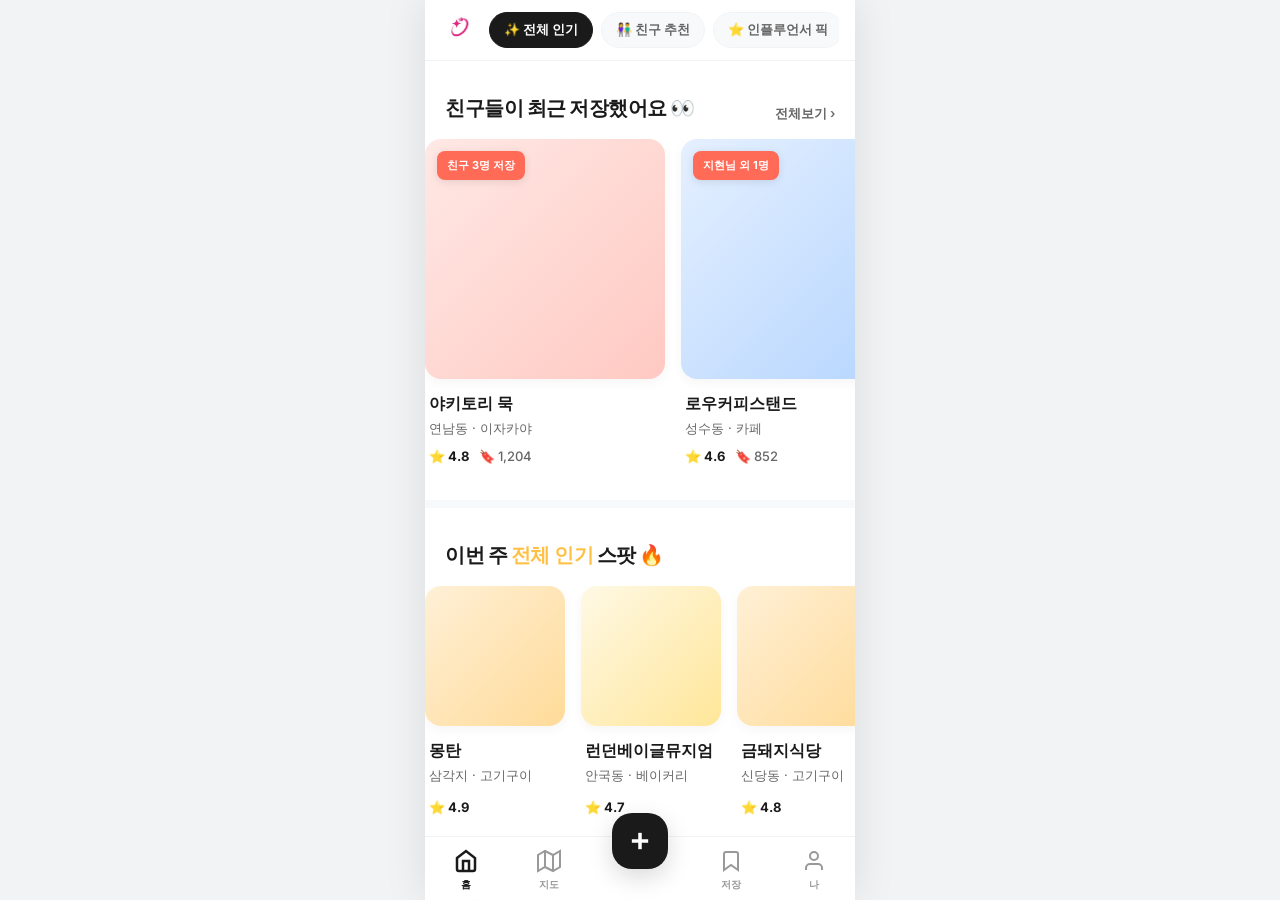
<file: home.html>
<!DOCTYPE html>
<html lang="ko">
<head>
    <meta charset="UTF-8">
    <meta name="viewport" content="width=device-width, initial-scale=1.0, viewport-fit=cover">
    <title>Near Pick | 홈</title>
    <link rel="stylesheet" href="css/reset.css">
    <link rel="stylesheet" href="css/main.css">
    <link rel="stylesheet" href="css/home.css">
    <link href="https://fonts.googleapis.com/css2?family=Inter:wght@400;500;600;700;800&display=swap" rel="stylesheet">
</head>
<body>
    <div class="app home-app">
        <!-- Sticky Header: Logo + Filter Chips -->
        <header class="home-header">
            <div class="home-header__row">
                <!-- Logo: Small, top-left -->
                <img src="images/logo.png" alt="Near Pick" class="home-logo">
                <!-- Filter Chips (same style as map screen) -->
                <div class="home-filter-scroll">
                    <button class="home-chip home-chip--active">✨ 전체 인기</button>
                    <button class="home-chip">👫 친구 추천</button>
                    <button class="home-chip">⭐ 인플루언서 픽</button>
                </div>
            </div>
        </header>

        <!-- Main Scrolling Content -->
        <main class="home-content">
            
            <!-- Section 1: Friend Recommendations -->
            <section class="feed-section">
                <div class="section-header">
                    <h2 class="section-title">친구들이 최근 저장했어요 <span class="emoji">👀</span></h2>
                    <a href="#" class="section-more">전체보기 <span>›</span></a>
                </div>
                <div class="horizontal-scroll">
                    <!-- Card 1 -->
                    <article class="feed-card feed-card--large">
                        <div class="card-image" style="background: linear-gradient(135deg, #FFE8E5, #FFC9C2);">
                            <div class="card-badge bg-friend">친구 3명 저장</div>
                        </div>
                        <div class="card-info">
                            <h3 class="card-title">야키토리 묵</h3>
                            <p class="card-meta">연남동 · 이자카야</p>
                            <div class="card-stats">
                                <span class="stat-star">⭐ 4.8</span>
                                <span class="stat-save">🔖 1,204</span>
                            </div>
                        </div>
                    </article>
                    
                    <!-- Card 2 -->
                    <article class="feed-card feed-card--large">
                        <div class="card-image" style="background: linear-gradient(135deg, #E5F0FF, #B3D4FF);">
                            <div class="card-badge bg-friend">지현님 외 1명</div>
                        </div>
                        <div class="card-info">
                            <h3 class="card-title">로우커피스탠드</h3>
                            <p class="card-meta">성수동 · 카페</p>
                            <div class="card-stats">
                                <span class="stat-star">⭐ 4.6</span>
                                <span class="stat-save">🔖 852</span>
                            </div>
                        </div>
                    </article>
                </div>
            </section>

            <!-- Section 2: Global Popular Places -->
            <section class="feed-section">
                <div class="section-header">
                    <h2 class="section-title">이번 주 <strong style="color:var(--color-popular-mango)">전체 인기</strong> 스팟 <span class="emoji">🔥</span></h2>
                </div>
                <div class="horizontal-scroll">
                    <!-- Standard Cards -->
                    <article class="feed-card feed-card--standard">
                        <div class="card-image" style="background: linear-gradient(135deg, #FFF0D6, #FFDB99);"></div>
                        <div class="card-info">
                            <h3 class="card-title">몽탄</h3>
                            <p class="card-meta">삼각지 · 고기구이</p>
                            <span class="stat-star">⭐ 4.9</span>
                        </div>
                    </article>
                    <article class="feed-card feed-card--standard">
                        <div class="card-image" style="background: linear-gradient(135deg, #FFF9E5, #FFE699);"></div>
                        <div class="card-info">
                            <h3 class="card-title">런던베이글뮤지엄</h3>
                            <p class="card-meta">안국동 · 베이커리</p>
                            <span class="stat-star">⭐ 4.7</span>
                        </div>
                    </article>
                    <article class="feed-card feed-card--standard">
                        <div class="card-image" style="background: linear-gradient(135deg, #FFF0D6, #FFDB99);"></div>
                        <div class="card-info">
                            <h3 class="card-title">금돼지식당</h3>
                            <p class="card-meta">신당동 · 고기구이</p>
                            <span class="stat-star">⭐ 4.8</span>
                        </div>
                    </article>
                </div>
            </section>

            <!-- Section 3: Trending Now -->
            <section class="feed-section feed-section--gray">
                <div class="section-header">
                    <h2 class="section-title">요즘 뜨고 있는 신상 장소 <span class="emoji">✨</span></h2>
                    <a href="#" class="section-more">더보기 <span>›</span></a>
                </div>
                <div class="vertical-list">
                    <!-- List Item -->
                    <article class="list-card">
                        <div class="list-card__image" style="background: linear-gradient(135deg, #E5FFE8, #B3FFBF);"></div>
                        <div class="list-card__info">
                            <h3 class="list-card__title">오브제 카페</h3>
                            <p class="list-card__meta">망원동 · 오픈 1주차</p>
                            <div class="list-card__tags">
                                <span class="tag">분위기 좋은</span>
                                <span class="tag">디저트</span>
                            </div>
                        </div>
                        <button class="btn-save-circle">
                            <svg width="20" height="20" viewBox="0 0 24 24" fill="none" stroke="currentColor" stroke-width="2">
                                <path d="M19 21l-7-5-7 5V5a2 2 0 0 1 2-2h10a2 2 0 0 1 2 2z"></path>
                            </svg>
                        </button>
                    </article>
                    
                    <article class="list-card">
                        <div class="list-card__image" style="background: linear-gradient(135deg, #F0E5FF, #D1B3FF);"></div>
                        <div class="list-card__info">
                            <h3 class="list-card__title">도산분식 청담점</h3>
                            <p class="list-card__meta">청담동 · 웨이팅 주의</p>
                            <div class="list-card__tags">
                                <span class="tag">레트로</span>
                                <span class="tag">분식</span>
                            </div>
                        </div>
                        <button class="btn-save-circle">
                            <svg width="20" height="20" viewBox="0 0 24 24" fill="none" stroke="currentColor" stroke-width="2">
                                <path d="M19 21l-7-5-7 5V5a2 2 0 0 1 2-2h10a2 2 0 0 1 2 2z"></path>
                            </svg>
                        </button>
                    </article>
                </div>
            </section>

            <!-- Padding for bottom nav -->
            <div class="bottom-spacer"></div>
        </main>

        <!-- New Bottom Navigation -->
        <nav class="bottom-tab-bar">
            <a href="home.html" class="tab-item tab-item--active">
                <svg class="tab-icon" viewBox="0 0 24 24" fill="none" stroke="currentColor" stroke-width="2">
                    <path d="M3 9l9-7 9 7v11a2 2 0 0 1-2 2H5a2 2 0 0 1-2-2z"></path>
                    <polyline points="9 22 9 12 15 12 15 22"></polyline>
                </svg>
                <span class="tab-label">홈</span>
            </a>
            <a href="index.html" class="tab-item">
                <svg class="tab-icon" viewBox="0 0 24 24" fill="none" stroke="currentColor" stroke-width="2">
                    <polygon points="1 6 1 22 8 18 16 22 23 18 23 2 16 6 8 2 1 6"></polygon>
                    <line x1="8" y1="2" x2="8" y2="18"></line>
                    <line x1="16" y1="6" x2="16" y2="22"></line>
                </svg>
                <span class="tab-label">지도</span>
            </a>
            
            <div class="tab-item tab-fab-container">
                <button class="tab-fab">
                    <svg width="28" height="28" viewBox="0 0 24 24" fill="none" stroke="currentColor" stroke-width="3">
                        <line x1="12" y1="5" x2="12" y2="19"></line>
                        <line x1="5" y1="12" x2="19" y2="12"></line>
                    </svg>
                </button>
            </div>

            <a href="list.html" class="tab-item">
                <svg class="tab-icon" viewBox="0 0 24 24" fill="none" stroke="currentColor" stroke-width="2">
                    <path d="M19 21l-7-5-7 5V5a2 2 0 0 1 2-2h10a2 2 0 0 1 2 2z"></path>
                </svg>
                <span class="tab-label">저장</span>
            </a>
            <a href="profile.html" class="tab-item">
                <svg class="tab-icon" viewBox="0 0 24 24" fill="none" stroke="currentColor" stroke-width="2">
                    <path d="M20 21v-2a4 4 0 0 0-4-4H8a4 4 0 0 0-4 4v2"></path>
                    <circle cx="12" cy="7" r="4"></circle>
                </svg>
                <span class="tab-label">나</span>
            </a>
        </nav>
    </div>
</body>
</html>
</file>
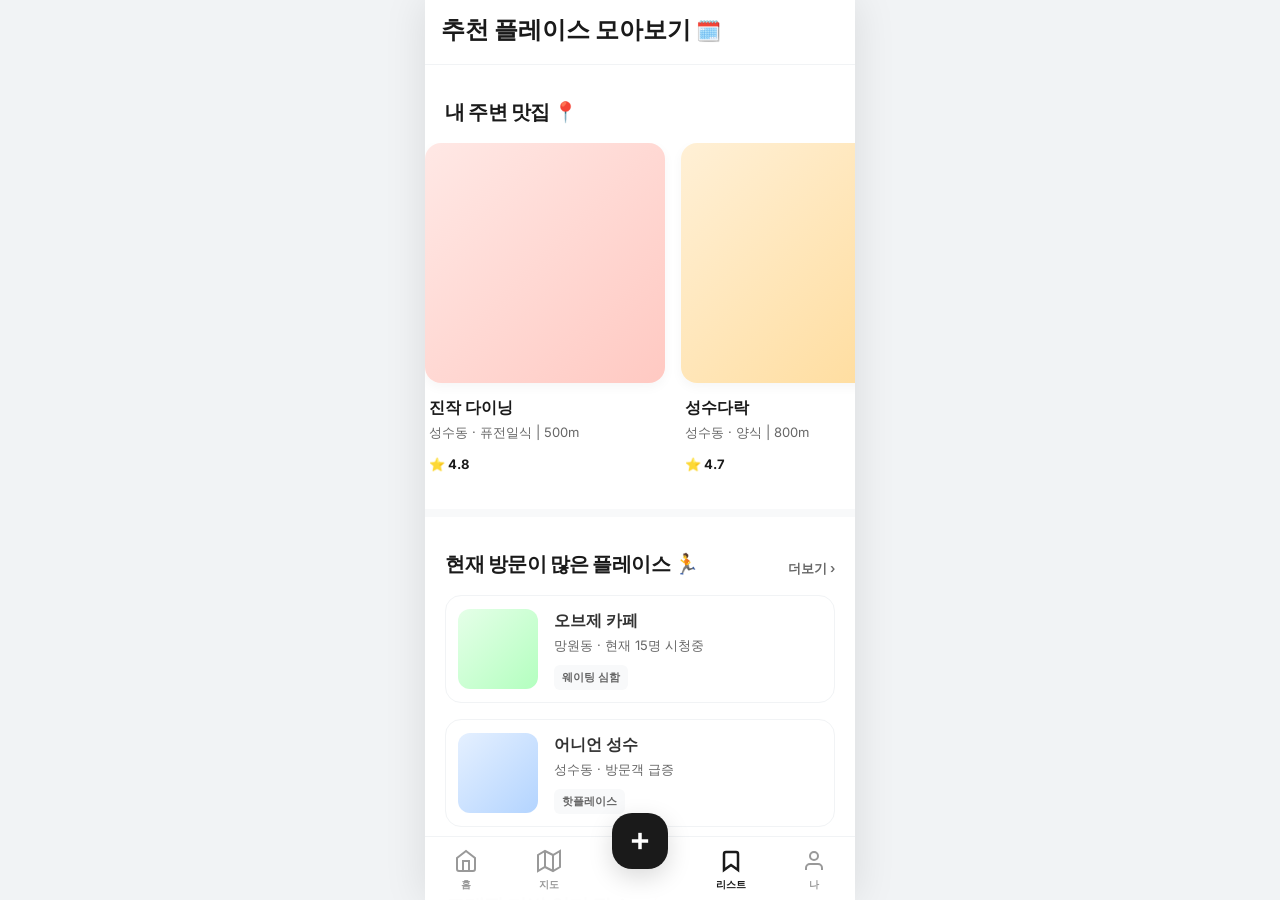
<file: list.html>
<!DOCTYPE html>
<html lang="ko">
<head>
    <meta charset="UTF-8">
    <meta name="viewport" content="width=device-width, initial-scale=1.0, viewport-fit=cover">
    <title>Near Pick | 리스트</title>
    <link rel="stylesheet" href="css/reset.css">
    <link rel="stylesheet" href="css/main.css">
    <link rel="stylesheet" href="css/home.css"> <!-- Reusing Feed UI styles -->
    <link href="https://fonts.googleapis.com/css2?family=Inter:wght@400;500;600;700;800&display=swap" rel="stylesheet">
</head>
<body>
    <div class="app home-app">
        <!-- Simple Header -->
        <header class="home-header" style="border-bottom: 1px solid var(--border-color); padding-bottom: 16px;">
            <h1 style="font-size: 24px; font-weight: 800; color: var(--text-main);">추천 플레이스 모아보기 <span style="font-size: 20px;">🗓️</span></h1>
        </header>

        <!-- Main Scrolling Content using vertical feed blocks -->
        <main class="home-content">
            
            <!-- Section 1: Nearby Places -->
            <section class="feed-section">
                <div class="section-header">
                    <h2 class="section-title">내 주변 맛집 <span class="emoji">📍</span></h2>
                </div>
                <div class="horizontal-scroll">
                    <article class="feed-card feed-card--large">
                        <div class="card-image" style="background: linear-gradient(135deg, #FFE8E5, #FFC9C2);"></div>
                        <div class="card-info">
                            <h3 class="card-title">진작 다이닝</h3>
                            <p class="card-meta">성수동 · 퓨전일식 | 500m</p>
                            <span class="stat-star">⭐ 4.8</span>
                        </div>
                    </article>
                    <article class="feed-card feed-card--large">
                        <div class="card-image" style="background: linear-gradient(135deg, #FFF0D6, #FFDB99);"></div>
                        <div class="card-info">
                            <h3 class="card-title">성수다락</h3>
                            <p class="card-meta">성수동 · 양식 | 800m</p>
                            <span class="stat-star">⭐ 4.7</span>
                        </div>
                    </article>
                </div>
            </section>

            <!-- Section 2: High Foot-Traffic -->
            <section class="feed-section">
                <div class="section-header">
                    <h2 class="section-title">현재 방문이 많은 플레이스 <span class="emoji">🏃</span></h2>
                    <a href="#" class="section-more">더보기 <span>›</span></a>
                </div>
                <div class="vertical-list">
                    <article class="list-card">
                        <div class="list-card__image" style="background: linear-gradient(135deg, #E5FFE8, #B3FFBF);">
                        </div>
                        <div class="list-card__info">
                            <h3 class="list-card__title">오브제 카페</h3>
                            <p class="list-card__meta">망원동 · 현재 15명 시청중</p>
                            <div class="list-card__tags">
                                <span class="tag">웨이팅 심함</span>
                            </div>
                        </div>
                    </article>
                    <article class="list-card">
                        <div class="list-card__image" style="background: linear-gradient(135deg, #E5F0FF, #B3D4FF);">
                        </div>
                        <div class="list-card__info">
                            <h3 class="list-card__title">어니언 성수</h3>
                            <p class="list-card__meta">성수동 · 방문객 급증</p>
                            <div class="list-card__tags">
                                <span class="tag">핫플레이스</span>
                            </div>
                        </div>
                    </article>
                </div>
            </section>

             <!-- Section 3: Trending via Traffic -->
             <section class="feed-section">
                <div class="section-header">
                    <h2 class="section-title">트래픽 기반 인기 장소 <span class="emoji">📈</span></h2>
                </div>
                <div class="horizontal-scroll">
                    <article class="feed-card feed-card--standard">
                        <div class="card-image" style="background: linear-gradient(135deg, #FFF0D6, #FFDB99);"></div>
                        <div class="card-info">
                            <h3 class="card-title">몽탄</h3>
                            <p class="card-meta">삼각지 · 검색량 1위</p>
                        </div>
                    </article>
                    <article class="feed-card feed-card--standard">
                        <div class="card-image" style="background: linear-gradient(135deg, #FFF9E5, #FFE699);"></div>
                        <div class="card-info">
                            <h3 class="card-title">런던베이글</h3>
                            <p class="card-meta">안국동 · 트렌드 극상승</p>
                        </div>
                    </article>
                    <article class="feed-card feed-card--standard">
                        <div class="card-image" style="background: linear-gradient(135deg, #F0E5FF, #D1B3FF);"></div>
                        <div class="card-info">
                            <h3 class="card-title">노티드 도넛</h3>
                            <p class="card-meta">청담동 · 꾸준한 인기</p>
                        </div>
                    </article>
                </div>
            </section>

             <!-- Section 4: Personalized Recommendations -->
             <section class="feed-section feed-section--gray">
                <div class="section-header">
                    <h2 class="section-title">지우님을 위한 추천 가게 <span class="emoji">🎁</span></h2>
                </div>
                <div class="vertical-list">
                    <article class="list-card">
                        <div class="list-card__image" style="background: linear-gradient(135deg, #FFE8E5, #FFC9C2);"></div>
                        <div class="list-card__info">
                            <h3 class="list-card__title">카멜커피 7호점</h3>
                            <p class="list-card__meta">도산공원 · 취향 저격 98%</p>
                            <div class="list-card__tags">
                                <span class="tag">최근 조회한 곳과 비슷해요</span>
                            </div>
                        </div>
                        <button class="btn-save-circle">
                            <svg width="20" height="20" viewBox="0 0 24 24" fill="none" stroke="currentColor" stroke-width="2">
                                <path d="M19 21l-7-5-7 5V5a2 2 0 0 1 2-2h10a2 2 0 0 1 2 2z"></path>
                            </svg>
                        </button>
                    </article>
                </div>
            </section>

            <!-- Padding for bottom nav -->
            <div class="bottom-spacer"></div>
        </main>

        <!-- New Bottom Navigation -->
        <nav class="bottom-tab-bar">
            <a href="home.html" class="tab-item">
                <svg class="tab-icon" viewBox="0 0 24 24" fill="none" stroke="currentColor" stroke-width="2">
                    <path d="M3 9l9-7 9 7v11a2 2 0 0 1-2 2H5a2 2 0 0 1-2-2z"></path>
                    <polyline points="9 22 9 12 15 12 15 22"></polyline>
                </svg>
                <span class="tab-label">홈</span>
            </a>
            <a href="index.html" class="tab-item">
                <svg class="tab-icon" viewBox="0 0 24 24" fill="none" stroke="currentColor" stroke-width="2">
                    <polygon points="1 6 1 22 8 18 16 22 23 18 23 2 16 6 8 2 1 6"></polygon>
                    <line x1="8" y1="2" x2="8" y2="18"></line>
                    <line x1="16" y1="6" x2="16" y2="22"></line>
                </svg>
                <span class="tab-label">지도</span>
            </a>
            
            <div class="tab-item tab-fab-container">
                <button class="tab-fab">
                    <svg width="28" height="28" viewBox="0 0 24 24" fill="none" stroke="currentColor" stroke-width="3">
                        <line x1="12" y1="5" x2="12" y2="19"></line>
                        <line x1="5" y1="12" x2="19" y2="12"></line>
                    </svg>
                </button>
            </div>

            <a href="list.html" class="tab-item tab-item--active">
                <svg class="tab-icon" viewBox="0 0 24 24" fill="none" stroke="currentColor" stroke-width="2.5">
                    <path d="M19 21l-7-5-7 5V5a2 2 0 0 1 2-2h10a2 2 0 0 1 2 2z"></path>
                </svg>
                <span class="tab-label">리스트</span>
            </a>
            <a href="profile.html" class="tab-item">
                <svg class="tab-icon" viewBox="0 0 24 24" fill="none" stroke="currentColor" stroke-width="2">
                    <path d="M20 21v-2a4 4 0 0 0-4-4H8a4 4 0 0 0-4 4v2"></path>
                    <circle cx="12" cy="7" r="4"></circle>
                </svg>
                <span class="tab-label">나</span>
            </a>
        </nav>
    </div>
</body>
</html>
</file>
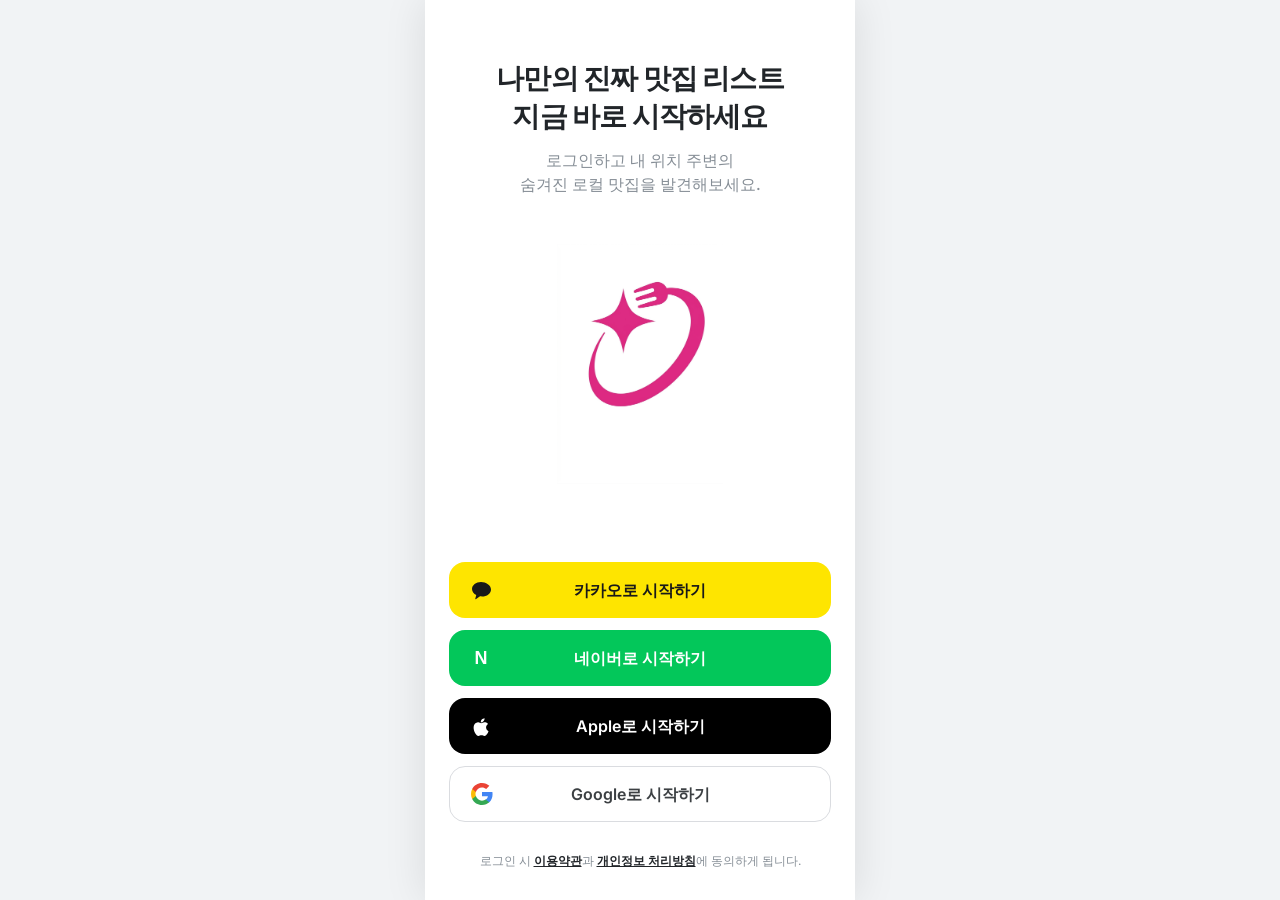
<file: login.html>
<!DOCTYPE html>
<html lang="ko">
<head>
    <meta charset="UTF-8">
    <meta name="viewport" content="width=device-width, initial-scale=1.0, viewport-fit=cover">
    <title>Near Pick | 로그인</title>
    <link rel="stylesheet" href="css/reset.css">
    <link rel="stylesheet" href="css/main.css">
    <link rel="stylesheet" href="css/login.css">
    <link href="https://fonts.googleapis.com/css2?family=Inter:wght@400;500;600;700;800&display=swap" rel="stylesheet">
</head>
<body>
    <div class="app login-app">
        <header class="login-header">
            <h1 class="login-title">
                나만의 진짜 맛집 리스트<br>지금 바로 시작하세요
            </h1>
            <p class="login-subtitle">로그인하고 내 위치 주변의<br>숨겨진 로컬 맛집을 발견해보세요.</p>
            <div class="logo-container">
                <img src="images/logo.png" alt="Near Pick Logo" class="app-logo">
            </div>
        </header>

        <main class="login-actions">
            <a href="index.html" class="sns-btn sns-btn--kakao">
                <svg class="sns-icon" viewBox="0 0 24 24" fill="currentColor">
                    <path d="M12 4c-4.97 0-9 3.185-9 7.115 0 2.557 1.707 4.8 4.269 5.968l-1.01 3.692c-.083.303.262.535.53.38l4.223-2.82c.646.103 1.313.16 1.988.16 4.97 0 9-3.185 9-7.115S16.97 4 12 4z"/>
                </svg>
                카카오로 시작하기
            </a>
            
            <a href="index.html" class="sns-btn sns-btn--naver">
                <div class="sns-icon sns-icon--naver-text">N</div>
                네이버로 시작하기
            </a>
            
            <a href="index.html" class="sns-btn sns-btn--apple">
                <svg class="sns-icon" viewBox="0 0 24 24" fill="currentColor">
                    <path d="M17.05 13.57c-.02-2.31 1.89-3.42 1.98-3.47-1.07-1.57-2.74-1.79-3.34-1.81-1.42-.14-2.77.84-3.51.84-.73 0-1.85-.82-3.03-.8-1.54.02-2.96.9-3.75 2.27-1.61 2.78-.41 6.9 1.15 9.16.76 1.11 1.68 2.35 2.89 2.31 1.16-.04 1.6-.74 3.01-.74 1.41 0 1.83.74 3.03.71 1.23-.02 2.02-1.12 2.78-2.23.88-1.28 1.24-2.52 1.26-2.59-.02-.01-2.43-.93-2.45-3.65zM14.62 7.12c.64-.77 1.07-1.85.95-2.92-1.01.04-2.14.63-2.79 1.4-.58.68-1.09 1.8-.95 2.85 1.11.09 2.14-.56 2.79-1.33z"/>
                </svg>
                Apple로 시작하기
            </a>

            <a href="index.html" class="sns-btn sns-btn--google">
                <svg class="sns-icon" viewBox="0 0 24 24" fill="currentColor">
                    <path d="M22.56 12.25c0-.78-.07-1.53-.2-2.25H12v4.26h5.92c-.26 1.37-1.04 2.53-2.21 3.31v2.77h3.57c2.08-1.92 3.28-4.74 3.28-8.09z" fill="#4285F4"/>
                    <path d="M12 23c2.97 0 5.46-.98 7.28-2.66l-3.57-2.77c-.98.66-2.23 1.06-3.71 1.06-2.86 0-5.29-1.93-6.16-4.53H2.18v2.84C3.99 20.53 7.7 23 12 23z" fill="#34A853"/>
                    <path d="M5.84 14.09c-.22-.66-.35-1.36-.35-2.09s.13-1.43.35-2.09V7.07H2.18C1.43 8.55 1 10.22 1 12s.43 3.45 1.18 4.93l2.85-2.22.81-.62z" fill="#FBBC05"/>
                    <path d="M12 5.38c1.62 0 3.06.56 4.21 1.64l3.15-3.15C17.45 2.09 14.97 1 12 1 7.7 1 3.99 3.47 2.18 7.07l3.66 2.84c.87-2.6 3.3-4.53 6.16-4.53z" fill="#EA4335"/>
                </svg>
                Google로 시작하기
            </a>
        </main>

        <footer class="login-footer">
            <p class="login-policy">
                로그인 시 <a href="#">이용약관</a>과 <a href="#">개인정보 처리방침</a>에 동의하게 됩니다.
            </p>
        </footer>
    </div>
</body>
</html>
</file>
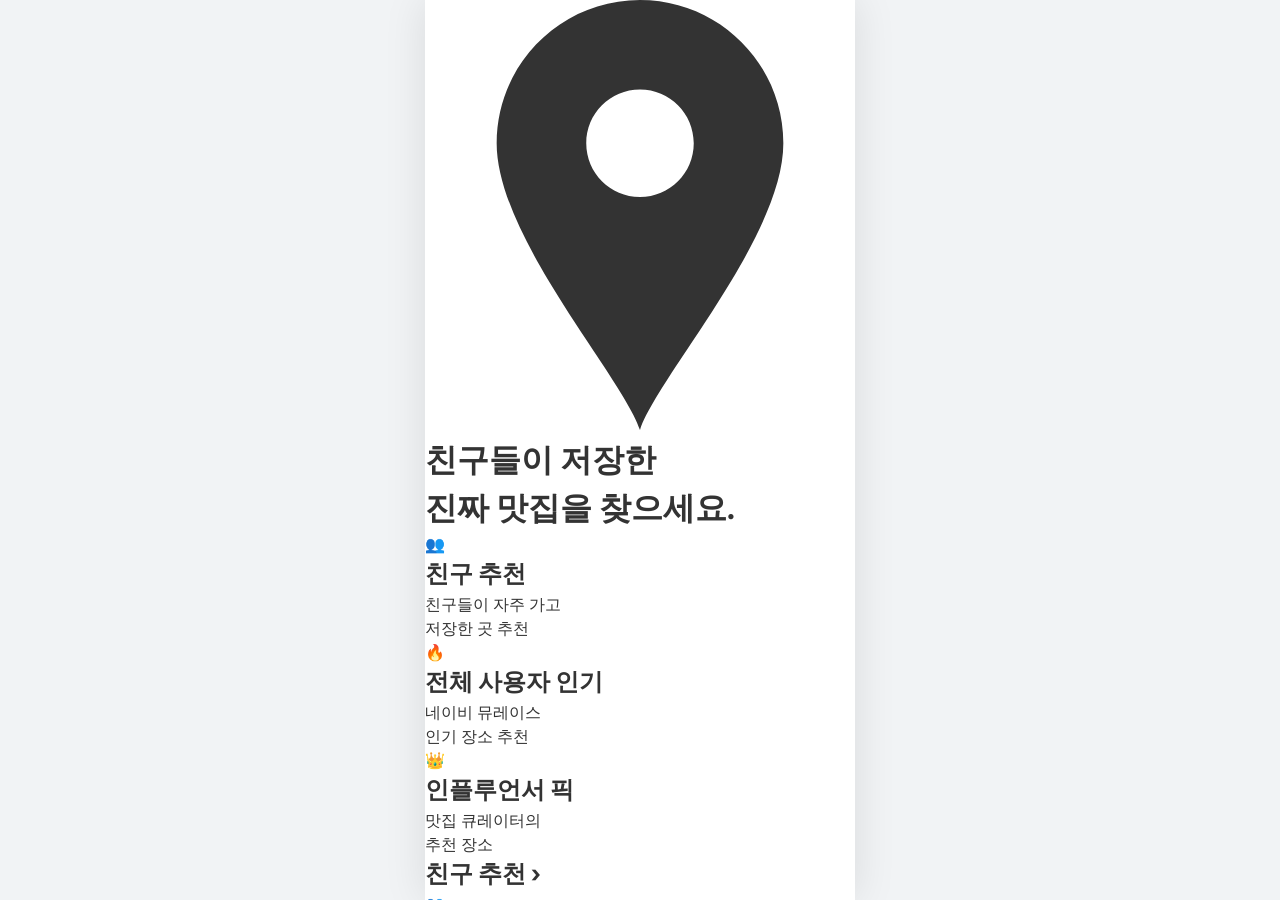
<file: Near Pick.html>
<!DOCTYPE html>
<html lang="ko">
<head>
    <meta charset="UTF-8">
    <meta name="viewport" content="width=device-width, initial-scale=1.0, viewport-fit=cover">
    <title>Near Pick | 온보딩</title>
    <link rel="stylesheet" href="css/reset.css">
    <link rel="stylesheet" href="css/main.css">
    <link rel="stylesheet" href="css/onboarding.css">
    <link href="https://fonts.googleapis.com/css2?family=Inter:wght@400;500;600;700;800&display=swap" rel="stylesheet">
</head>
<body>
    <div class="app onboarding">
        <header class="onboarding__header">
            <div class="onboarding__logo">
                <svg viewBox="0 0 24 24" fill="currentColor">
                    <path d="M12 0C7.58 0 4 3.58 4 8c0 5.25 7 13 8 16 1-3 8-10.75 8-16 0-4.42-3.58-8-8-8zm0 11c-1.66 0-3-1.34-3-3s1.34-3 3-3 3 1.34 3 3-1.34 3-3 3z"/>
                </svg>
            </div>
            <h1 class="onboarding__title">
                친구들이 저장한<br>진짜 맛집을 찾으세요.
            </h1>
        </header>

        <section class="onboarding__categories">
            <article class="onboarding-card">
                <span class="onboarding-card__icon" style="color: #69C28E;">👥</span>
                <h2 class="onboarding-card__title">친구 추천</h2>
                <p class="onboarding-card__desc">친구들이 자주 가고<br>저장한 곳 추천</p>
            </article>
            <article class="onboarding-card">
                <span class="onboarding-card__icon" style="color: #FF8F4D;">🔥</span>
                <h2 class="onboarding-card__title">전체 사용자 인기</h2>
                <p class="onboarding-card__desc">네이비 뮤레이스<br>인기 장소 추천</p>
            </article>
            <article class="onboarding-card">
                <span class="onboarding-card__icon" style="color: #FFC145;">👑</span>
                <h2 class="onboarding-card__title">인플루언서 픽</h2>
                <p class="onboarding-card__desc">맛집 큐레이터의<br>추천 장소</p>
            </article>
        </section>

        <div class="onboarding__indicators">
            <div class="indicator indicator--active"></div>
            <div class="indicator"></div>
            <div class="indicator"></div>
        </div>

        <section class="onboarding__preview">
            <div class="preview-box">
                <div class="preview-box__header">
                    <h2 class="preview-box__title">친구 추천 <span>›</span></h2>
                </div>
                <div class="preview-list">
                    <div class="preview-item">
                        <div class="preview-item__icon">👥</div>
                        <div class="preview-item__text">카페 3명 저장<br><small style="font-weight: 400; color: #888;">평점 카페</small></div>
                    </div>
                </div>
            </div>
        </section>

        <footer class="onboarding__footer">
            <a href="login.html" class="cta-button">시작하기</a>
            <div class="onboarding__indicators" style="margin-top: 20px; margin-bottom: 0;">
                <div class="indicator indicator--active"></div>
                <div class="indicator"></div>
                <div class="indicator"></div>
            </div>
        </footer>
    </div>
</body>
</html>
</file>
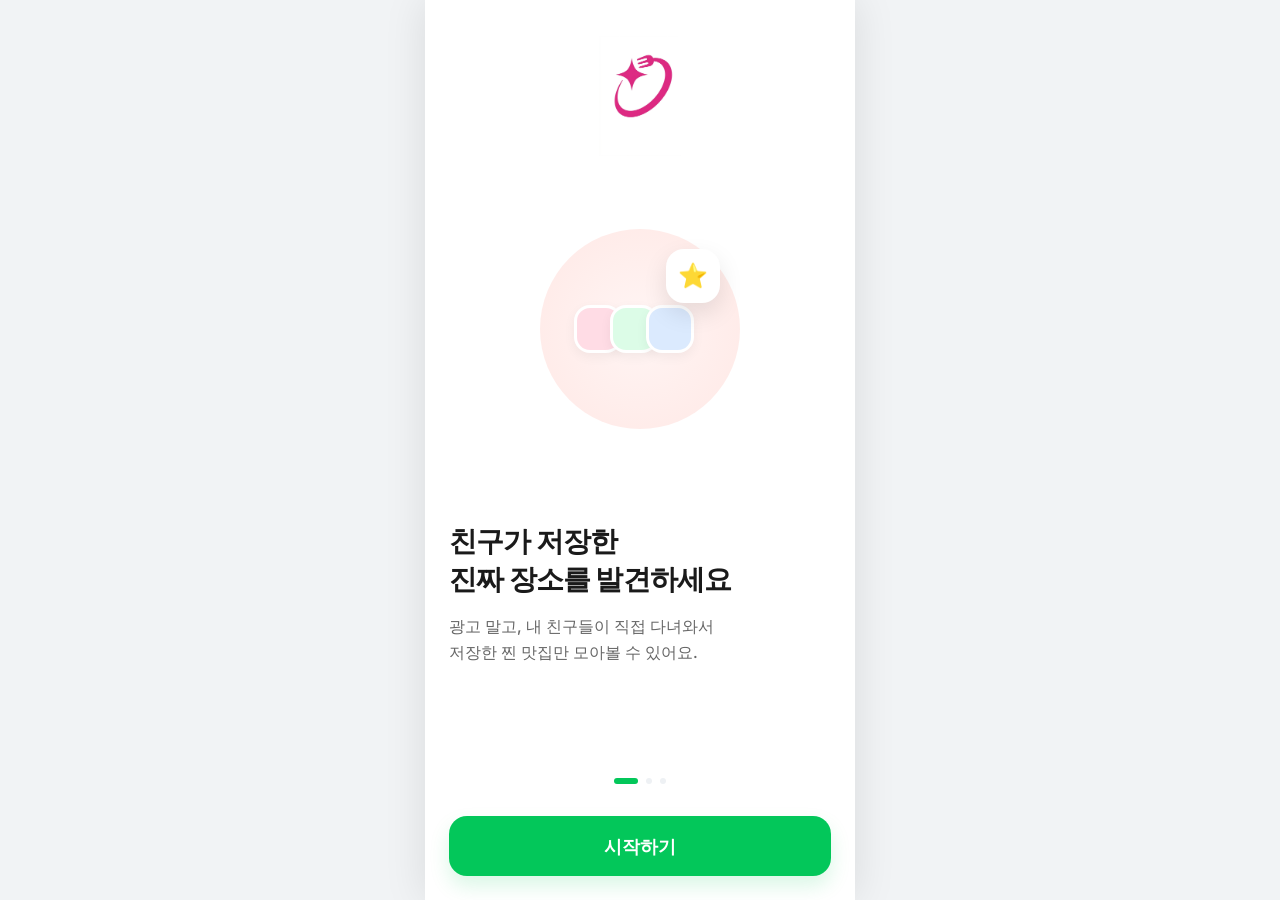
<file: onboarding.html>
<!DOCTYPE html>
<html lang="ko">
<head>
    <meta charset="UTF-8">
    <meta name="viewport" content="width=device-width, initial-scale=1.0, viewport-fit=cover">
    <title>Near Pick | 온보딩</title>
    <link rel="stylesheet" href="css/reset.css">
    <link rel="stylesheet" href="css/main.css">
    <link rel="stylesheet" href="css/onboarding.css">
    <link href="https://fonts.googleapis.com/css2?family=Inter:wght@400;500;600;700;800&display=swap" rel="stylesheet">
</head>
<body>
    <div class="app onboarding-app">
        <header class="onboarding-header">
            <div class="logo">
                <img src="images/logo.png" alt="Near Pick Logo" class="app-logo">
            </div>
        </header>

        <main class="onboarding-slider">
            <!-- Slide 1: Discover -->
            <section class="slide" id="slide1">
                <div class="slide__image">
                    <div class="graphic-circle graphic-circle--friend">
                        <div class="avatar-stack">
                            <div class="avatar"></div>
                            <div class="avatar"></div>
                            <div class="avatar"></div>
                        </div>
                        <div class="floating-pin">⭐</div>
                    </div>
                </div>
                <div class="slide__content">
                    <h1 class="slide__title">친구가 저장한<br>진짜 장소를 발견하세요</h1>
                    <p class="slide__desc">광고 말고, 내 친구들이 직접 다녀와서<br>저장한 찐 맛집만 모아볼 수 있어요.</p>
                </div>
            </section>

            <!-- Slide 2: Explore -->
            <section class="slide" id="slide2">
                <div class="slide__image">
                    <div class="graphic-circle graphic-circle--popular">
                        <div class="hot-badge">HOT</div>
                        <div class="pulse-rings">
                            <div class="ring"></div>
                            <div class="ring"></div>
                        </div>
                        <div class="floating-pin">🔥</div>
                    </div>
                </div>
                <div class="slide__content">
                    <h1 class="slide__title">지금 가장 핫한<br>플레이스를 탐색해요</h1>
                    <p class="slide__desc">전체 사용자와 인플루언서들이<br>선정한 트렌디한 장소를 추천해드려요.</p>
                </div>
            </section>

            <!-- Slide 3: Stamp -->
            <section class="slide" id="slide3">
                <div class="slide__image">
                    <div class="graphic-circle graphic-circle--stamp">
                        <div class="stamp-pad">
                            <div class="stamp-icon">📍</div>
                        </div>
                        <div class="floating-pin">✅</div>
                    </div>
                </div>
                <div class="slide__content">
                    <h1 class="slide__title">내 위치에서 편리하게<br>발도장을 찍어보세요</h1>
                    <p class="slide__desc">방문한 장소에서 스탬프를 찍고<br>나만의 맛집 지도를 완성해나가는 즐거움!</p>
                </div>
            </section>
        </main>

        <footer class="onboarding-footer">
            <div class="onboarding-stepper">
                <div class="step step--active"></div>
                <div class="step"></div>
                <div class="step"></div>
            </div>
            <div class="onboarding-actions">
                <a href="login.html" class="btn-start">시작하기</a>
            </div>
        </footer>
    </div>

    <script>
        const slider = document.querySelector('.onboarding-slider');
        const steps = document.querySelectorAll('.step');

        slider.addEventListener('scroll', () => {
            const index = Math.round(slider.scrollLeft / slider.clientWidth);
            steps.forEach((step, i) => {
                step.classList.toggle('step--active', i === index);
            });
        });
    </script>
</body>
</html>
</file>
<file: css/main.css>
:root {
    /* Naver & Trendy Color Palette */
    --color-white: #FFFFFF;
    --color-naver-green: #03C75A;
    --color-friend-coral: #FF6B57;
    --color-popular-mango: #FFC145;
    --color-saved-mint: #2ED8A7;
    --color-influencer-purple: #7B61FF;
    --color-location-blue: #3BA7FF;
    
    --color-gray-50: #F8F9FA;
    --color-gray-100: #F1F3F5;
    --color-gray-300: #DEE2E6;
    --color-gray-600: #868E96;
    --color-gray-900: #212529;

    --shadow-sm: 0 1px 2px rgba(0,0,0,0.05);
    --shadow-md: 0 4px 12px rgba(0,0,0,0.1);
    
    --safe-area-top: env(safe-area-inset-top, 20px);
    --safe-area-bottom: env(safe-area-inset-bottom, 20px);
}

body {
    display: flex;
    justify-content: center;
    background-color: var(--color-gray-100);
}

.app {
    width: 100%;
    max-width: 430px; /* Max iPhone Width */
    height: 100vh;
    background-color: var(--color-white);
    position: relative;
    display: flex;
    flex-direction: column;
    overflow: hidden;
    box-shadow: 0 0 40px rgba(0,0,0,0.1);
}

/* Header & Search */
.header {
    padding: calc(var(--safe-area-top) + 12px) 16px 12px;
    background-color: var(--color-white);
    z-index: 100;
}

.header__top {
    display: flex;
    align-items: center;
    gap: 12px;
}

.header__menu-btn {
    width: 24px;
    height: 24px;
}

.search-bar {
    flex: 1;
    display: flex;
    align-items: center;
    background-color: var(--color-gray-50);
    border: 1px solid var(--color-gray-300);
    border-radius: 12px;
    padding: 8px 12px;
    gap: 8px;
    box-shadow: var(--shadow-sm);
}

.search-bar__text {
    font-size: 14px;
    color: var(--color-gray-600);
}

.header__profile {
    width: 32px;
    height: 32px;
    border-radius: 50%;
    background-color: var(--color-gray-300);
    overflow: hidden;
}

/* Chips */
.filters {
    padding: 8px 16px;
    display: flex;
    gap: 8px;
    overflow-x: auto;
    white-space: nowrap;
    -ms-overflow-style: none;
    scrollbar-width: none;
}

.filters::-webkit-scrollbar {
    display: none;
}

.chip {
    padding: 8px 16px;
    border-radius: 20px;
    border: 1px solid var(--color-gray-300);
    background-color: var(--color-white);
    font-size: 13px;
    font-weight: 500;
    display: flex;
    align-items: center;
    gap: 4px;
}

.chip--active-friend {
    background-color: var(--color-friend-coral);
    border-color: var(--color-friend-coral);
    color: var(--color-white);
}

.chip--influencer {
    color: var(--color-influencer-purple);
}

/* Map Area */
.main-content {
    flex: 1;
    position: relative;
    background-color: #E9ECEF; /* Mock map color */
    overflow: hidden;
}

.map-placeholder {
    width: 100%;
    height: 100%;
    background: url('https://via.placeholder.com/800x1200?text=Near+Pick+Map+Background') center/cover;
    opacity: 0.5;
}

.pin {
    position: absolute;
    width: 40px;
    height: 48px;
}

/* Pin styles simplified for mockup */
.pin--friend { color: var(--color-friend-coral); top: 30%; left: 40%; }
.pin--popular { color: var(--color-popular-mango); top: 20%; left: 60%; }
.pin--influencer { color: var(--color-influencer-purple); top: 50%; left: 30%; }

/* Sections Overlay (Bottom Sheet) */
.content-sheet {
    position: absolute;
    bottom: 0;
    width: 100%;
    background-color: var(--color-white);
    border-radius: 24px 24px 0 0;
    box-shadow: 0 -10px 20px rgba(0,0,0,0.05);
    padding: 20px 0 calc(var(--safe-area-bottom) + 60px);
    max-height: 50%;
    overflow-y: auto;
}

.section {
    margin-bottom: 24px;
}

.section__header {
    padding: 0 16px 12px;
    display: flex;
    justify-content: space-between;
    align-items: center;
}

.section__title {
    font-size: 18px;
    font-weight: 700;
}

/* Horizontal Gallery */
.hot-places {
    display: flex;
    gap: 12px;
    padding: 0 16px;
    overflow-x: auto;
    scrollbar-width: none;
}

.card--hot {
    flex: 0 0 200px;
    background-color: var(--color-white);
    border-radius: 16px;
    overflow: hidden;
    box-shadow: var(--shadow-sm);
    border: 1px solid var(--color-gray-100);
}

.card__image {
    width: 100%;
    height: 120px;
    background-color: var(--color-gray-300);
}

.card__info {
    padding: 12px;
}

.card__name {
    font-size: 14px;
    font-weight: 600;
    margin-bottom: 2px;
}

.card__meta {
    font-size: 12px;
    color: var(--color-gray-600);
}

/* Tab Bar */
.tab-bar {
    position: absolute;
    bottom: 0;
    width: 100%;
    height: calc(var(--safe-area-bottom) + 56px);
    background-color: var(--color-white);
    border-top: 1px solid var(--color-gray-100);
    display: flex;
    justify-content: space-around;
    align-items: center;
    padding-bottom: var(--safe-area-bottom);
    z-index: 200;
}

.tab-bar__item {
    display: flex;
    flex-direction: column;
    align-items: center;
    gap: 4px;
    color: var(--color-gray-600);
}

.tab-bar__item--active {
    color: var(--color-gray-900);
}

.tab-bar__icon {
    font-size: 20px;
}

.tab-bar__label {
    font-size: 10px;
}

.fab {
    width: 48px;
    height: 48px;
    background-color: var(--color-gray-900);
    border-radius: 16px;
    display: flex;
    align-items: center;
    justify-content: center;
    color: var(--color-white);
    margin-bottom: 20px;
}
</file>
<file: css/home.css>
:root {
  --color-brand: #03C75A;
  --color-mango: #FFC145;
  --color-coral: #FF6B57;
  
  --bg-primary: #FFFFFF;
  --bg-secondary: #F8F9FA;
  --border-color: #F1F3F5;
  
  --text-main: #1A1A1A;
  --text-sub: #666666;
  --text-light: #999999;
}

.home-app {
  background-color: var(--bg-primary);
  display: flex;
  flex-direction: column;
}

/* Header */
.home-header {
  position: sticky;
  top: 0;
  background: rgba(255, 255, 255, 0.97);
  backdrop-filter: blur(12px);
  padding: calc(var(--safe-area-top) + 12px) 16px 12px;
  z-index: 1000;
  border-bottom: 1px solid var(--border-color);
}

/* Header Row: Logo + Filter Chips */
.home-header__row {
  display: flex;
  align-items: center;
  gap: 12px;
}

.home-logo {
  width: 36px;
  height: 36px;
  object-fit: contain;
  flex-shrink: 0;
}

.home-filter-scroll {
  display: flex;
  gap: 8px;
  overflow-x: auto;
  scrollbar-width: none;
  flex: 1;
}

.home-filter-scroll::-webkit-scrollbar { display: none; }

.home-chip {
  flex-shrink: 0;
  height: 36px;
  padding: 0 14px;
  border-radius: 20px;
  background-color: var(--bg-secondary);
  border: 1px solid var(--border-color);
  font-size: 13px;
  font-weight: 600;
  color: var(--text-sub);
  display: flex;
  align-items: center;
  gap: 5px;
  cursor: pointer;
  transition: all 0.2s;
  white-space: nowrap;
}

.home-chip--active {
  background-color: var(--text-main);
  color: #FFFFFF;
  border-color: var(--text-main);
}

.home-chip:active {
  transform: scale(0.95);
}


.search-bar {
  background: var(--bg-secondary);
  border: 1px solid var(--border-color);
  border-radius: 12px;
  display: flex;
  align-items: center;
  padding: 12px 16px;
  gap: 10px;
  margin-bottom: 12px;
  transition: all 0.2s;
}

.search-bar:focus-within {
  border-color: var(--text-light);
  background: var(--bg-primary);
}

.search-bar__icon {
  color: var(--text-main);
}

.search-bar__input {
  border: none;
  background: transparent;
  flex: 1;
  font-size: 16px;
  color: var(--text-main);
  outline: none;
  font-family: inherit;
  font-weight: 500;
}

.search-bar__input::placeholder {
  color: var(--text-light);
}

.location-status {
  display: flex;
  align-items: center;
  gap: 6px;
}

.location-icon {
  font-size: 14px;
}

.location-text {
  font-size: 13px;
  color: var(--text-sub);
}

.location-text strong {
  color: var(--text-main);
  font-weight: 700;
}

.btn-location-refresh {
  background: none;
  border: none;
  padding: 4px;
  color: var(--text-light);
  cursor: pointer;
  margin-left: auto;
}

/* Feed Content */
.home-content {
  flex: 1;
  overflow-y: auto;
  background: var(--bg-primary);
}

.feed-section {
  padding: 32px 0 24px;
  border-bottom: 8px solid var(--bg-secondary);
}

.feed-section--gray {
  background-color: var(--bg-secondary);
  border-bottom: none;
}

.section-header {
  display: flex;
  justify-content: space-between;
  align-items: flex-end;
  padding: 0 20px;
  margin-bottom: 16px;
}

.section-title {
  font-size: 20px;
  font-weight: 800;
  color: var(--text-main);
  letter-spacing: -0.5px;
}

.section-more {
  font-size: 13px;
  font-weight: 600;
  color: var(--text-sub);
  text-decoration: none;
}

/* Horizontal Scroll */
.horizontal-scroll {
  display: flex;
  gap: 16px;
  padding: 0 20px 10px;
  overflow-x: auto;
  scroll-snap-type: x mandatory;
  scrollbar-width: none;
}

.horizontal-scroll::-webkit-scrollbar { display: none; }

/* Cards */
.feed-card {
  flex-shrink: 0;
  scroll-snap-align: start;
}

.feed-card--large {
  width: 240px;
}

.feed-card--standard {
  width: 140px;
}

.card-image {
  width: 100%;
  border-radius: 16px;
  position: relative;
  overflow: hidden;
  box-shadow: 0 4px 12px rgba(0,0,0,0.04);
}

.feed-card--large .card-image {
  height: 240px;
}

.feed-card--standard .card-image {
  height: 140px;
}

.card-badge {
  position: absolute;
  top: 12px;
  left: 12px;
  color: white;
  padding: 6px 10px;
  border-radius: 8px;
  font-size: 11px;
  font-weight: 700;
  box-shadow: 0 2px 8px rgba(0,0,0,0.1);
}

.bg-friend { background-color: var(--color-coral); }

.card-info {
  padding: 12px 4px 0;
}

.card-title {
  font-size: 16px;
  font-weight: 700;
  color: var(--text-main);
  margin-bottom: 4px;
}

.card-meta {
  font-size: 13px;
  color: var(--text-sub);
  margin-bottom: 8px;
}

.card-stats {
  display: flex;
  gap: 10px;
}

.stat-star {
  font-size: 13px;
  font-weight: 700;
  color: var(--text-main);
}

.stat-save {
  font-size: 13px;
  font-weight: 500;
  color: var(--text-sub);
}

/* Vertical List (Trending) */
.vertical-list {
  padding: 0 20px;
  display: flex;
  flex-direction: column;
  gap: 16px;
}

.list-card {
  display: flex;
  align-items: center;
  background: var(--bg-primary);
  padding: 12px;
  border-radius: 16px;
  border: 1px solid var(--border-color);
  gap: 16px;
}

.list-card__image {
  width: 80px;
  height: 80px;
  border-radius: 12px;
  flex-shrink: 0;
}

.list-card__info {
  flex: 1;
}

.list-card__title {
  font-size: 16px;
  font-weight: 700;
  margin-bottom: 4px;
}

.list-card__meta {
  font-size: 13px;
  color: var(--text-sub);
  margin-bottom: 8px;
}

.tag {
  display: inline-block;
  padding: 4px 8px;
  background: var(--bg-secondary);
  border-radius: 6px;
  font-size: 11px;
  font-weight: 600;
  color: var(--text-sub);
  margin-right: 4px;
}

.btn-save-circle {
  width: 36px;
  height: 36px;
  border-radius: 50%;
  border: 1px solid var(--border-color);
  background: white;
  display: flex;
  align-items: center;
  justify-content: center;
  color: var(--text-main);
  cursor: pointer;
}

/* Bottom Nav Bar Revamp */
.bottom-spacer {
  height: calc(var(--safe-area-bottom) + 80px); /* space for nav */
}

.bottom-tab-bar {
  position: fixed;
  bottom: 0;
  width: 100%;
  max-width: 430px;
  height: calc(var(--safe-area-bottom) + 64px);
  background: rgba(255, 255, 255, 0.98);
  backdrop-filter: blur(16px);
  border-top: 1px solid var(--border-color);
  display: flex;
  justify-content: space-around;
  align-items: center;
  padding-bottom: var(--safe-area-bottom);
  z-index: 1000;
}

.tab-item {
  display: flex;
  flex-direction: column;
  align-items: center;
  justify-content: center;
  gap: 4px;
  color: var(--text-light);
  text-decoration: none;
  flex: 1;
  height: 100%;
  padding-top: 4px;
  transition: all 0.2s;
}

.tab-item--active {
  color: var(--text-main);
}

.tab-item--active .tab-icon {
  stroke-width: 2.5;
}

.tab-item--active .tab-label {
  font-weight: 700;
}

.tab-icon {
  width: 24px;
  height: 24px;
}

.tab-label {
  font-size: 10px;
  font-weight: 600;
}

.tab-fab-container {
  flex: 1.2;
  position: relative;
}

.tab-fab {
  position: absolute;
  top: -24px;
  left: 50%;
  transform: translateX(-50%);
  width: 56px;
  height: 56px;
  background-color: var(--text-main);
  color: white;
  border-radius: 20px;
  display: flex;
  align-items: center;
  justify-content: center;
  border: none;
  box-shadow: 0 8px 24px rgba(0,0,0,0.15);
  cursor: pointer;
  transition: transform 0.2s;
}

.tab-fab:active {
  transform: translateX(-50%) scale(0.9);
}
</file>
<file: css/login.css>
:root {
  --color-kakao: #FEE500;
  --color-kakao-text: #191919;
  --color-naver: #03C75A;
  --color-naver-text: #FFFFFF;
  --color-apple: #000000;
  --color-apple-text: #FFFFFF;
  --color-google: #FFFFFF;
  --color-google-text: #3C4043;
  --color-google-border: #DADCE0;
}

.login-app {
  background-color: #ffffff;
  padding: calc(var(--safe-area-top) + 60px) 24px calc(var(--safe-area-bottom) + 30px);
  display: flex;
  flex-direction: column;
  height: 100vh;
}

/* Header & Typography */
.login-header {
  margin-bottom: 40px;
  text-align: center;
}

.logo-container {
  width: 100%;
  display: flex;
  justify-content: center;
  align-items: center;
  margin-top: 48px;
  margin-bottom: 16px;
}

.app-logo {
  width: 240px;
  height: 240px;
  object-fit: contain;
}

.login-title {
  font-size: 28px;
  font-weight: 800;
  line-height: 1.35;
  letter-spacing: -0.8px;
  color: var(--color-gray-900);
  margin-bottom: 12px;
}

.login-subtitle {
  font-size: 16px;
  line-height: 1.5;
  color: var(--color-gray-600);
  font-weight: 500;
}

/* SNS Login Actions */
.login-actions {
  margin-top: auto;
  display: flex;
  flex-direction: column;
  gap: 12px;
  margin-bottom: 30px;
}

.sns-btn {
  width: 100%;
  height: 56px;
  border-radius: 16px;
  font-size: 16px;
  font-weight: 600;
  display: flex;
  align-items: center;
  justify-content: center;
  position: relative;
  text-decoration: none;
  transition: opacity 0.2s, transform 0.2s;
  border: none;
}

.sns-btn:active {
  opacity: 0.9;
  transform: scale(0.98);
}

.sns-icon {
  position: absolute;
  left: 20px;
  width: 24px;
  height: 24px;
  display: flex;
  align-items: center;
  justify-content: center;
}

.sns-icon--naver-text {
  font-weight: 900;
  font-family: Arial, sans-serif;
  font-size: 18px;
}

/* Brand Specific Styles */
.sns-btn--kakao {
  background-color: var(--color-kakao);
  color: var(--color-kakao-text);
}

.sns-btn--naver {
  background-color: var(--color-naver);
  color: var(--color-naver-text);
}

.sns-btn--apple {
  background-color: var(--color-apple);
  color: var(--color-apple-text);
}

.sns-btn--google {
  background-color: var(--color-google);
  color: var(--color-google-text);
  border: 1px solid var(--color-google-border);
}

/* Footer & Policy */
.login-footer {
  text-align: center;
}

.login-policy {
  font-size: 12px;
  color: var(--color-gray-600);
  line-height: 1.5;
}

.login-policy a {
  color: var(--color-gray-900);
  text-decoration: underline;
  font-weight: 600;
}
</file>
<file: css/onboarding.css>
:root {
    --color-naver-green: #03C75A;
    --color-friend-coral: #FF6B57;
    --color-popular-mango: #FFC145;
    --color-stamp-mint: #2ED8A7;
}

.onboarding-app {
    display: flex;
    flex-direction: column;
    background-color: #ffffff;
}

.onboarding-header {
    padding: calc(var(--safe-area-top) + 20px) 24px 0;
    z-index: 100;
}

.onboarding-header {
    text-align: center;
    width: 100%;
}

.onboarding-header .logo {
    width: 120px;
    height: 120px;
    margin: 16px auto 0;
    display: flex;
    justify-content: center;
    align-items: center;
}
.onboarding-header .app-logo {
    width: 100%;
    height: 100%;
    object-fit: contain;
}

.onboarding-slider {
    flex: 1;
    display: flex;
    overflow-x: auto;
    scroll-snap-type: x mandatory;
    scrollbar-width: none;
    -ms-overflow-style: none;
}

.onboarding-slider::-webkit-scrollbar {
    display: none;
}

.slide {
    flex: 0 0 100%;
    width: 100%;
    height: 100%;
    scroll-snap-align: start;
    display: flex;
    flex-direction: column;
    padding: 0 24px;
    justify-content: center;
}

.slide__image {
    flex: 0.6;
    display: flex;
    align-items: center;
    justify-content: center;
    position: relative;
}

.slide__content {
    flex: 0.4;
    padding-top: 20px;
}

.slide__title {
    font-size: 28px;
    font-weight: 800;
    line-height: 1.35;
    letter-spacing: -0.8px;
    color: #1a1a1a;
    margin-bottom: 16px;
}

.slide__desc {
    font-size: 16px;
    font-weight: 500;
    line-height: 1.6;
    color: #666;
}

/* Premium Graphics */
.graphic-circle {
    width: 200px;
    height: 200px;
    border-radius: 50%;
    position: relative;
    display: flex;
    align-items: center;
    justify-content: center;
}

.graphic-circle--friend {
    background: radial-gradient(circle at center, #fff5f4 0%, #ffe8e5 100%);
}

.graphic-circle--popular {
    background: radial-gradient(circle at center, #fff9f0 0%, #fff0d6 100%);
}

.graphic-circle--stamp {
    background: radial-gradient(circle at center, #f0fff9 0%, #d6ffef 100%);
}

.avatar-stack {
    display: flex;
    gap: -12px;
}

.avatar {
    width: 48px;
    height: 48px;
    border-radius: 16px;
    background: #eef1f4;
    border: 3px solid white;
    margin-left: -12px;
    box-shadow: 0 4px 12px rgba(0,0,0,0.05);
}

.avatar:nth-child(1) { background-color: #ffdce5; }
.avatar:nth-child(2) { background-color: #dcfce7; }
.avatar:nth-child(3) { background-color: #dbeafe; }

.floating-pin {
    position: absolute;
    top: 20px;
    right: 20px;
    width: 54px;
    height: 54px;
    background: white;
    border-radius: 18px;
    display: flex;
    align-items: center;
    justify-content: center;
    font-size: 24px;
    box-shadow: 0 10px 25px rgba(0,0,0,0.1);
    animation: bounce 2s infinite ease-in-out;
}

@keyframes bounce {
    0%, 100% { transform: translateY(0); }
    50% { transform: translateY(-10px); }
}

.hot-badge {
    position: absolute;
    top: 40px;
    left: 20px;
    background: #ff4d4d;
    color: white;
    padding: 6px 12px;
    border-radius: 20px;
    font-weight: 800;
    font-size: 11px;
    box-shadow: 0 4px 12px rgba(255, 77, 77, 0.3);
}

.pulse-rings {
    position: absolute;
    width: 100%;
    height: 100%;
}

.ring {
    position: absolute;
    top: 50%;
    left: 50%;
    transform: translate(-50%, -50%);
    width: 100px;
    height: 100px;
    border: 2px solid var(--color-popular-mango);
    border-radius: 50%;
    opacity: 0;
    animation: pulse 3s infinite;
}

.ring:nth-child(2) { animation-delay: 1s; }

@keyframes pulse {
    0% { width: 100px; height: 100px; opacity: 0.5; }
    100% { width: 220px; height: 220px; opacity: 0; }
}

.stamp-pad {
    width: 80px;
    height: 80px;
    background: white;
    border-radius: 24px;
    display: flex;
    align-items: center;
    justify-content: center;
    font-size: 40px;
    box-shadow: 0 15px 35px rgba(0,0,0,0.08);
}

/* Footer & Stepper */
.onboarding-footer {
    padding: 24px 24px calc(var(--safe-area-bottom) + 24px);
}

.onboarding-stepper {
    display: flex;
    justify-content: center;
    gap: 8px;
    margin-bottom: 32px;
}

.step {
    width: 6px;
    height: 6px;
    border-radius: 50%;
    background-color: #eef1f4;
    transition: all 0.3s ease;
}

.step--active {
    width: 24px;
    border-radius: 3px;
    background-color: var(--color-naver-green);
}

.btn-start {
    display: flex;
    align-items: center;
    justify-content: center;
    width: 100%;
    height: 60px;
    background-color: var(--color-naver-green);
    color: white;
    text-decoration: none;
    font-size: 18px;
    font-weight: 700;
    border-radius: 18px;
    box-shadow: 0 10px 20px rgba(3, 199, 90, 0.15);
    transition: all 0.2s ease;
}

.btn-start:active {
    transform: scale(0.98);
    opacity: 0.9;
}
</file>
